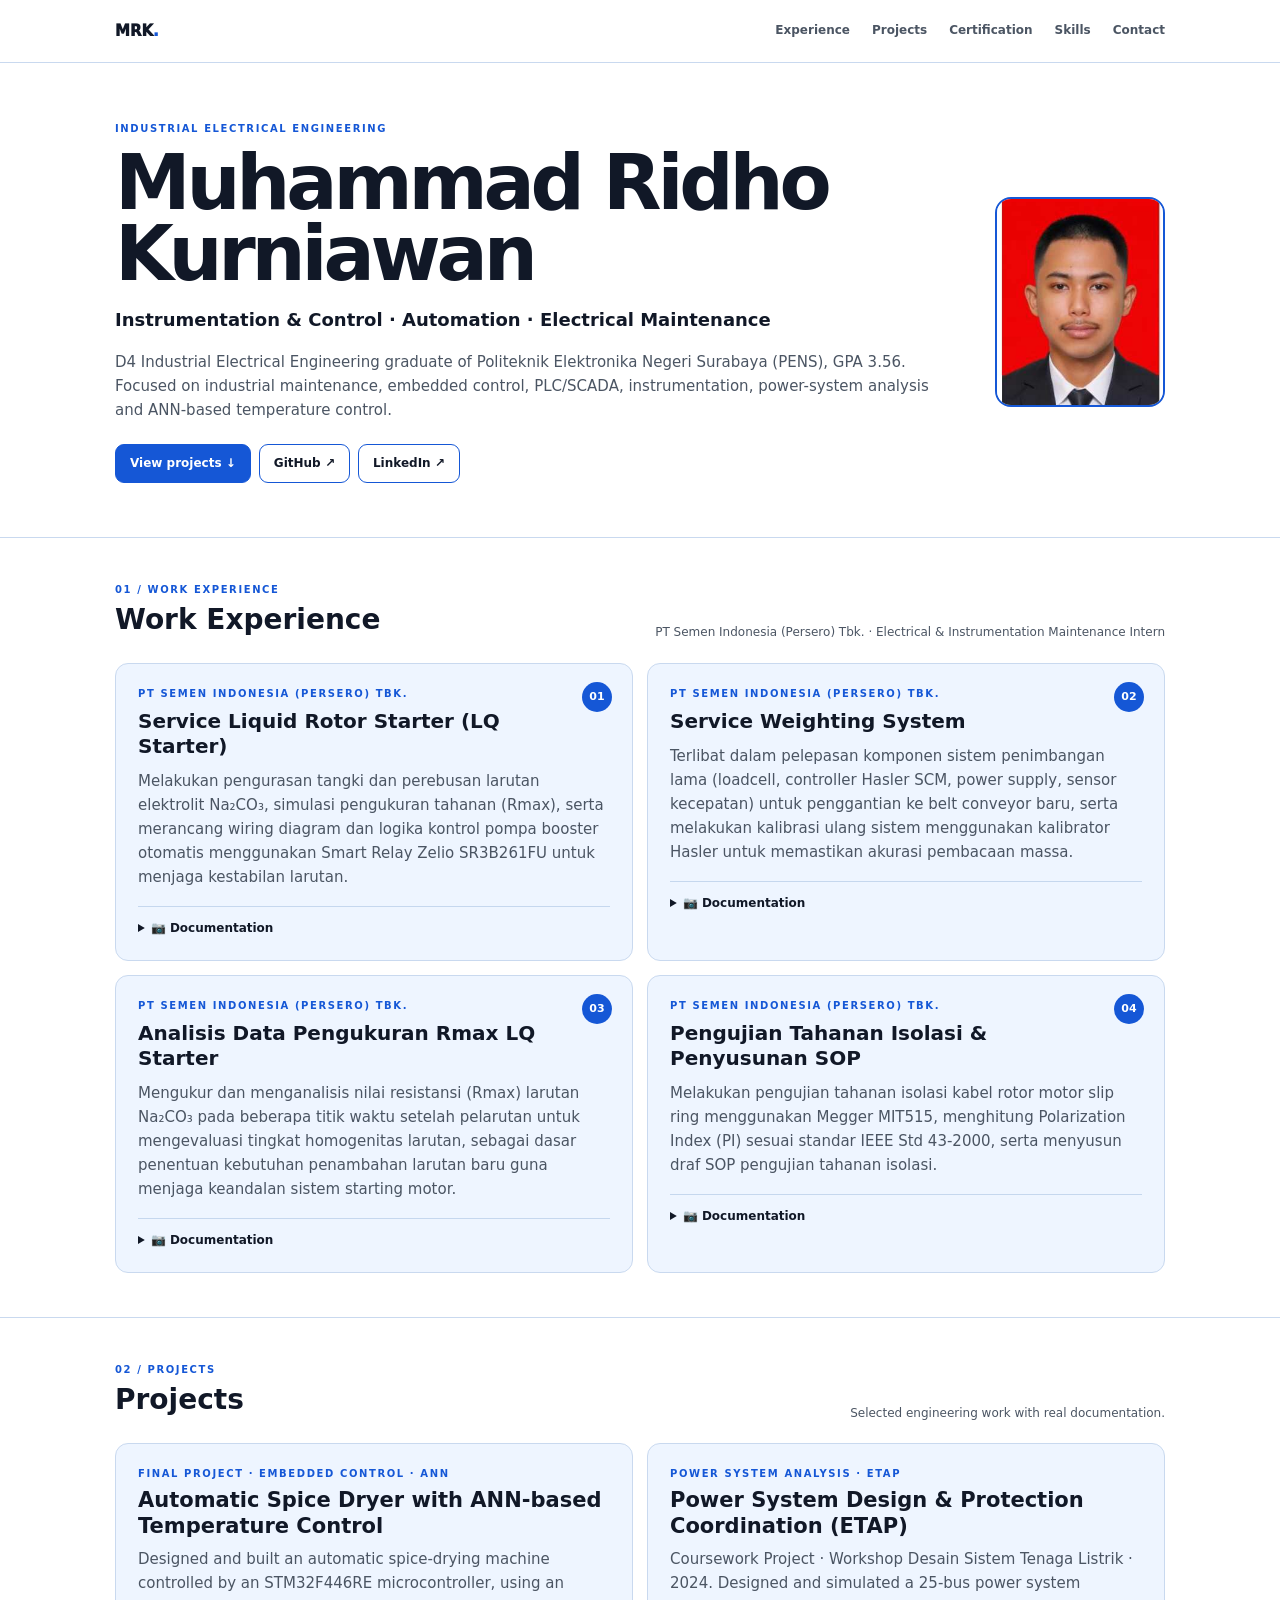
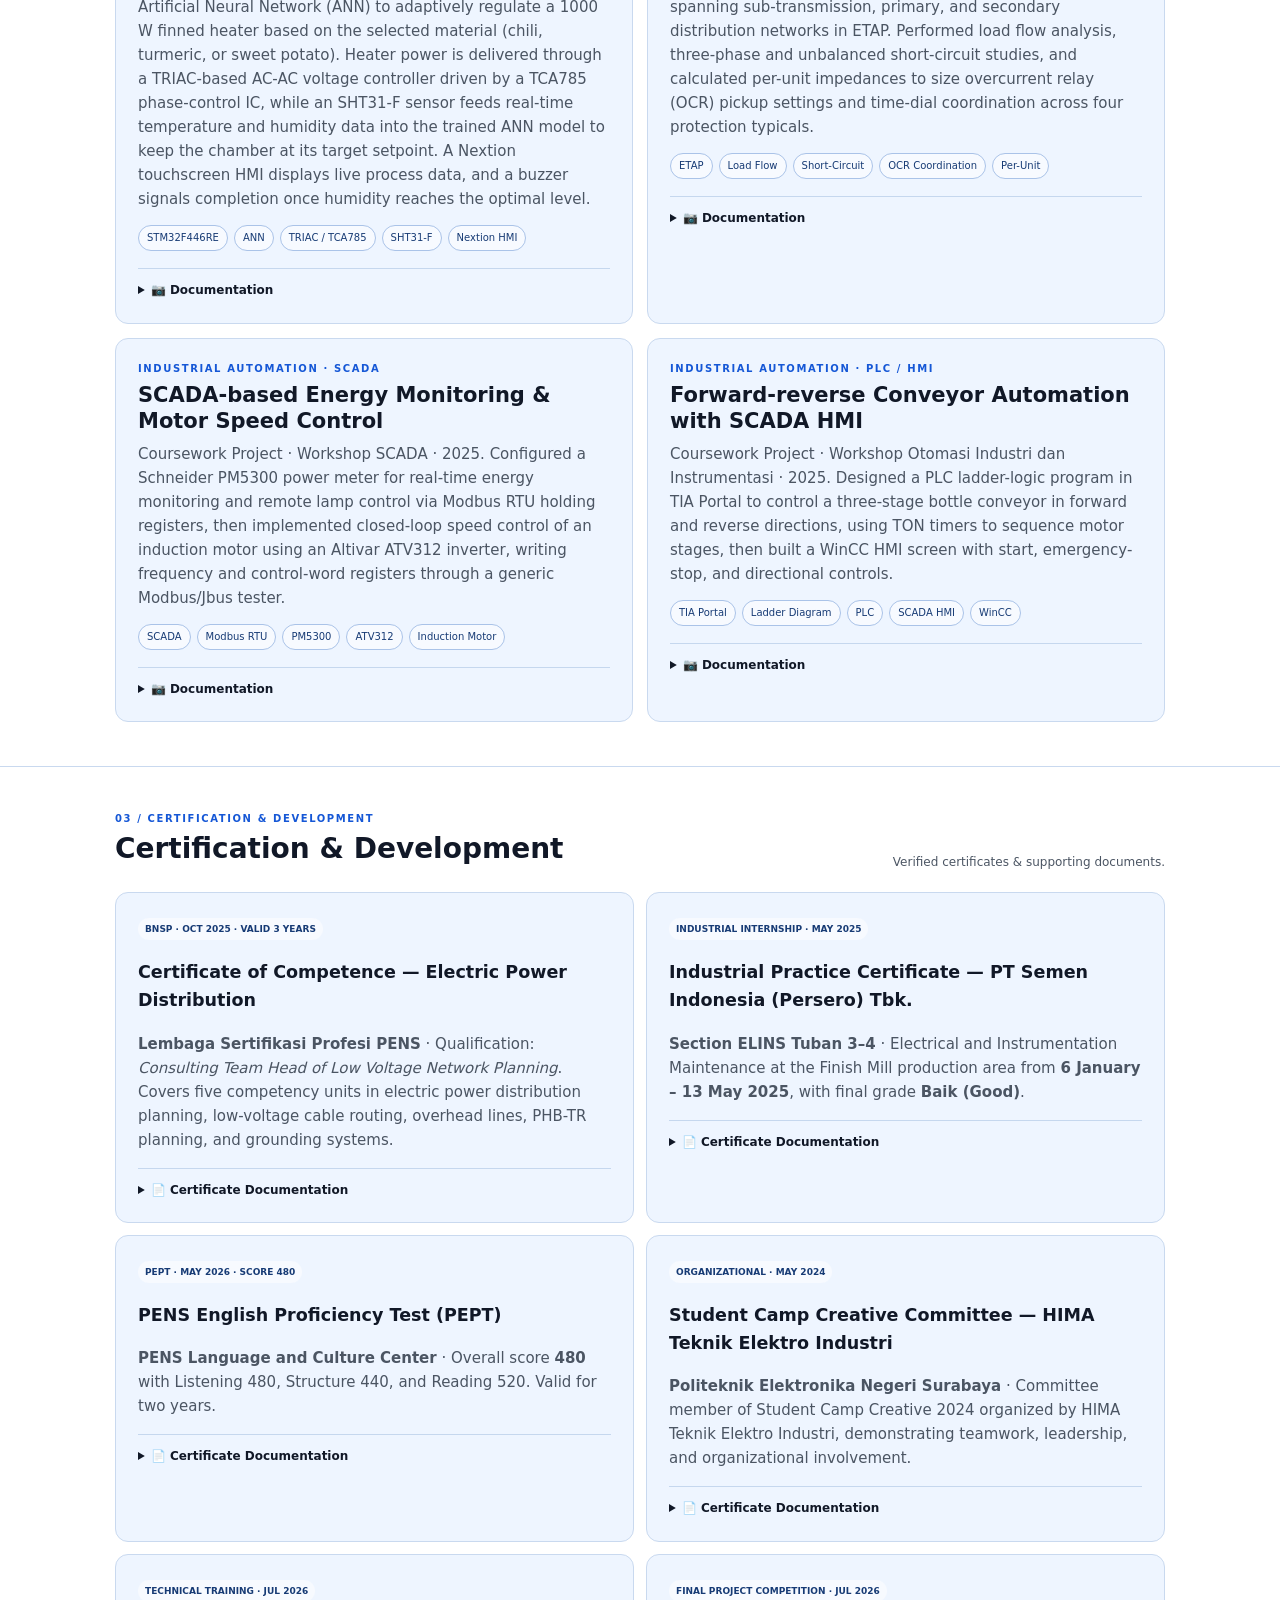
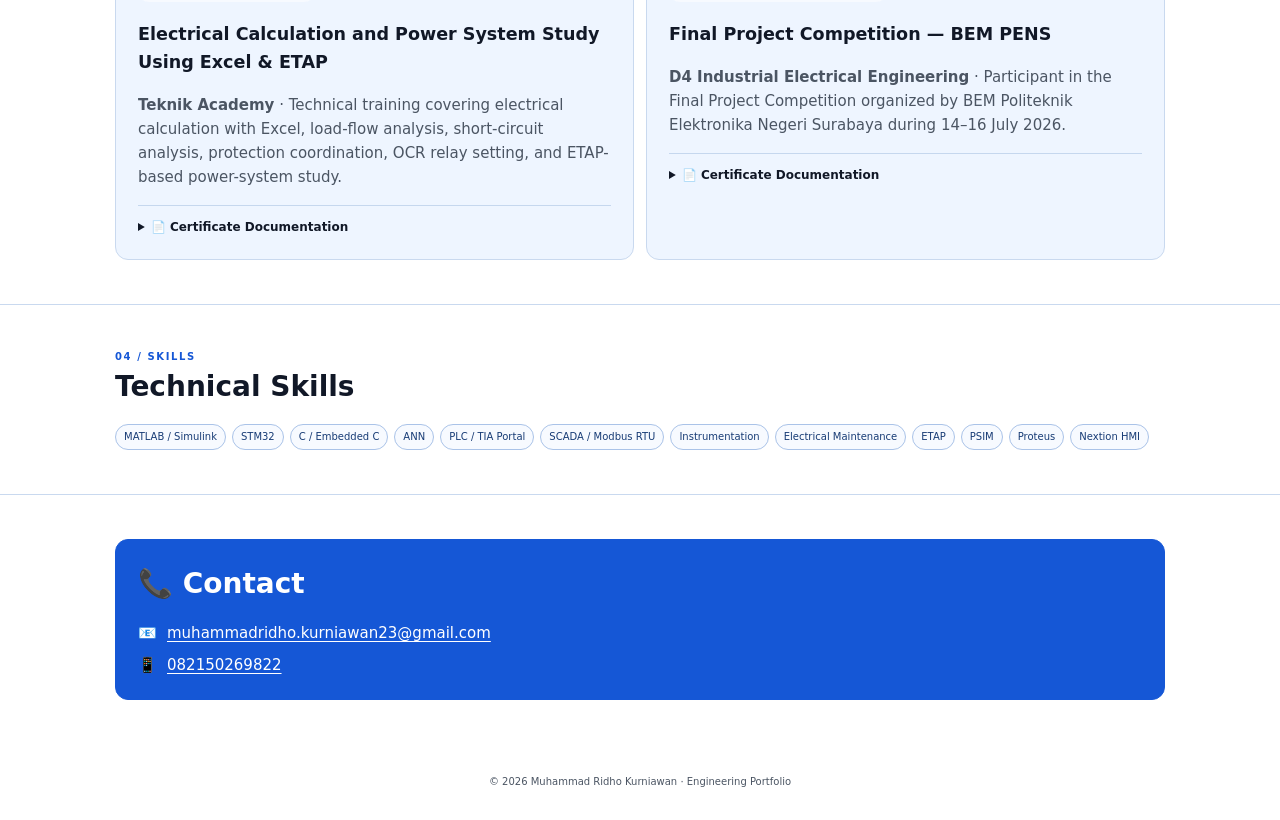
<file: index.html>
<!doctype html><html lang="id"><head><meta charset="utf-8"><meta name="viewport" content="width=device-width, initial-scale=1"><title>Muhammad Ridho Kurniawan | Engineering Portfolio</title><meta name="description" content="Portfolio Muhammad Ridho Kurniawan, D4 Teknik Elektro Industri PENS, GPA 3.56. Instrumentation & control, PLC/SCADA, embedded control, electrical maintenance."><link rel="icon" href="assets/favicon.svg" type="image/svg+xml"><link rel="stylesheet" href="style.css"></head><body><nav class="nav"><div class="wrap navin"><a class="brand" href="#top">MRK<i>.</i></a><div class="links"><a href="#experience">Experience</a><a href="#projects">Projects</a><a href="#certifications">Certification</a><a href="#skills">Skills</a><a href="#contact">Contact</a></div></div></nav><main id="top"><header class="hero"><div class="wrap hero-grid"><div><div class="kicker">Industrial Electrical Engineering</div><h1>Muhammad Ridho Kurniawan</h1><div class="role">Instrumentation & Control · Automation · Electrical Maintenance</div><p class="summary">D4 Industrial Electrical Engineering graduate of Politeknik Elektronika Negeri Surabaya (PENS), GPA 3.56. Focused on industrial maintenance, embedded control, PLC/SCADA, instrumentation, power-system analysis and ANN-based temperature control.</p><div class="actions"><a class="btn primary" href="#projects">View projects ↓</a><a class="btn" href="https://github.com/MuhammadRidhoKurniawan15" target="_blank" rel="noopener noreferrer">GitHub ↗</a><a class="btn" href="https://www.linkedin.com/in/muhammad-ridho-kurniawan" target="_blank" rel="noopener noreferrer">LinkedIn ↗</a></div></div><img class="portrait" src="assets/profile_exact_web.svg" alt="Muhammad Ridho Kurniawan — profile photo" width="170" height="210"></div></header><section id="experience"><div class="wrap"><div class="section-head"><div><div class="kicker">01 / Work Experience</div><h2>Work Experience</h2></div><div class="note">PT Semen Indonesia (Persero) Tbk. · Electrical & Instrumentation Maintenance Intern</div></div><div class="experience-grid"><article class="card exp-card"><div class="exp-num">01</div><div class="kicker">PT Semen Indonesia (Persero) Tbk.</div><h3>Service Liquid Rotor Starter (LQ Starter)</h3><p>Melakukan pengurasan tangki dan perebusan larutan elektrolit Na₂CO₃, simulasi pengukuran tahanan (Rmax), serta merancang wiring diagram dan logika kontrol pompa booster otomatis menggunakan Smart Relay Zelio SR3B261FU untuk menjaga kestabilan larutan.</p><details class="docs"><summary>📷 Documentation</summary><div class="doc-grid"><a href="assets/lq-starter.png" target="_blank"><img src="assets/lq-starter.png" alt="LQ Starter service documentation"><span>LQ Starter service</span></a></div></details></article><article class="card exp-card"><div class="exp-num">02</div><div class="kicker">PT Semen Indonesia (Persero) Tbk.</div><h3>Service Weighting System</h3><p>Terlibat dalam pelepasan komponen sistem penimbangan lama (loadcell, controller Hasler SCM, power supply, sensor kecepatan) untuk penggantian ke belt conveyor baru, serta melakukan kalibrasi ulang sistem menggunakan kalibrator Hasler untuk memastikan akurasi pembacaan massa.</p><details class="docs"><summary>📷 Documentation</summary><div class="doc-grid"><a href="assets/weighting-system.png" target="_blank"><img src="assets/weighting-system.png" alt="Weighting system service documentation"><span>Weighting system</span></a></div></details></article><article class="card exp-card"><div class="exp-num">03</div><div class="kicker">PT Semen Indonesia (Persero) Tbk.</div><h3>Analisis Data Pengukuran Rmax LQ Starter</h3><p>Mengukur dan menganalisis nilai resistansi (Rmax) larutan Na₂CO₃ pada beberapa titik waktu setelah pelarutan untuk mengevaluasi tingkat homogenitas larutan, sebagai dasar penentuan kebutuhan penambahan larutan baru guna menjaga keandalan sistem starting motor.</p><details class="docs"><summary>📷 Documentation</summary><div class="doc-grid"><a href="assets/rmax-analysis.png" target="_blank"><img src="assets/rmax-analysis.png" alt="Rmax analysis documentation"><span>Rmax analysis</span></a></div></details></article><article class="card exp-card"><div class="exp-num">04</div><div class="kicker">PT Semen Indonesia (Persero) Tbk.</div><h3>Pengujian Tahanan Isolasi & Penyusunan SOP</h3><p>Melakukan pengujian tahanan isolasi kabel rotor motor slip ring menggunakan Megger MIT515, menghitung Polarization Index (PI) sesuai standar IEEE Std 43-2000, serta menyusun draf SOP pengujian tahanan isolasi.</p><details class="docs"><summary>📷 Documentation</summary><div class="doc-grid"><a href="assets/insulation-sop.png" target="_blank"><img src="assets/insulation-sop.png" alt="Insulation testing and SOP documentation"><span>Megger test & SOP</span></a></div></details></article></div></div></section><section id="projects"><div class="wrap"><div class="section-head"><div><div class="kicker">02 / Projects</div><h2>Projects</h2></div><div class="note">Selected engineering work with real documentation.</div></div><div class="project-list"><article class="card project-card"><div class="kicker">Final Project · Embedded Control · ANN</div><h3>Automatic Spice Dryer with ANN-based Temperature Control</h3><p>Designed and built an automatic spice-drying machine controlled by an STM32F446RE microcontroller, using an Artificial Neural Network (ANN) to adaptively regulate a 1000 W finned heater based on the selected material (chili, turmeric, or sweet potato). Heater power is delivered through a TRIAC-based AC-AC voltage controller driven by a TCA785 phase-control IC, while an SHT31-F sensor feeds real-time temperature and humidity data into the trained ANN model to keep the chamber at its target setpoint. A Nextion touchscreen HMI displays live process data, and a buzzer signals completion once humidity reaches the optimal level.</p><div class="tags"><span class="tag">STM32F446RE</span><span class="tag">ANN</span><span class="tag">TRIAC / TCA785</span><span class="tag">SHT31-F</span><span class="tag">Nextion HMI</span></div><details class="project-doc"><summary>📷 Documentation</summary><div class="doc-grid"><a href="assets/dryer-hardware.png" target="_blank"><img src="assets/dryer-hardware.png" alt="Automatic spice dryer hardware"><span>Hardware prototype</span></a><a href="assets/dryer-graph.png" target="_blank"><img src="assets/dryer-graph.png" alt="Closed loop performance graph"><span>Closed-loop performance</span></a><a href="assets/dryer-testing.png" target="_blank"><img src="assets/dryer-testing.png" alt="Automatic spice dryer testing"><span>Real testing setup</span></a></div></details></article><article class="card project-card"><div class="kicker">Power System Analysis · ETAP</div><h3>Power System Design & Protection Coordination (ETAP)</h3><p>Coursework Project · Workshop Desain Sistem Tenaga Listrik · 2024. Designed and simulated a 25-bus power system spanning sub-transmission, primary, and secondary distribution networks in ETAP. Performed load flow analysis, three-phase and unbalanced short-circuit studies, and calculated per-unit impedances to size overcurrent relay (OCR) pickup settings and time-dial coordination across four protection typicals.</p><div class="tags"><span class="tag">ETAP</span><span class="tag">Load Flow</span><span class="tag">Short-Circuit</span><span class="tag">OCR Coordination</span><span class="tag">Per-Unit</span></div><details class="project-doc"><summary>📷 Documentation</summary><div class="doc-grid"><a href="assets/etap-network.png" target="_blank"><img src="assets/etap-network.png" alt="ETAP network study"><span>Network & analysis</span></a><a href="assets/etap-tcc.png" target="_blank"><img src="assets/etap-tcc.png" alt="ETAP protection coordination and TCC"><span>TCC & OCR coordination</span></a></div></details></article><article class="card project-card"><div class="kicker">Industrial Automation · SCADA</div><h3>SCADA-based Energy Monitoring & Motor Speed Control</h3><p>Coursework Project · Workshop SCADA · 2025. Configured a Schneider PM5300 power meter for real-time energy monitoring and remote lamp control via Modbus RTU holding registers, then implemented closed-loop speed control of an induction motor using an Altivar ATV312 inverter, writing frequency and control-word registers through a generic Modbus/Jbus tester.</p><div class="tags"><span class="tag">SCADA</span><span class="tag">Modbus RTU</span><span class="tag">PM5300</span><span class="tag">ATV312</span><span class="tag">Induction Motor</span></div><details class="project-doc"><summary>📷 Documentation</summary><div class="doc-grid"><a href="assets/scada-modbus.png" target="_blank"><img src="assets/scada-modbus.png" alt="SCADA and Modbus documentation"><span>SCADA / Modbus RTU</span></a></div></details></article><article class="card project-card"><div class="kicker">Industrial Automation · PLC / HMI</div><h3>Forward-reverse Conveyor Automation with SCADA HMI</h3><p>Coursework Project · Workshop Otomasi Industri dan Instrumentasi · 2025. Designed a PLC ladder-logic program in TIA Portal to control a three-stage bottle conveyor in forward and reverse directions, using TON timers to sequence motor stages, then built a WinCC HMI screen with start, emergency-stop, and directional controls.</p><div class="tags"><span class="tag">TIA Portal</span><span class="tag">Ladder Diagram</span><span class="tag">PLC</span><span class="tag">SCADA HMI</span><span class="tag">WinCC</span></div><details class="project-doc"><summary>📷 Documentation</summary><div class="doc-grid"><a href="assets/plc-conveyor.png" target="_blank"><img src="assets/plc-conveyor.png" alt="PLC conveyor ladder and HMI documentation"><span>Ladder + HMI</span></a><a href="assets/plc-testing.png" target="_blank"><img src="assets/plc-testing.png" alt="PLC testing documentation"><span>Testing</span></a></div></details></article></div></div></section><section id="certifications"><div class="wrap"><div class="section-head"><div><div class="kicker">03 / Certification & Development</div><h2>Certification & Development</h2></div><div class="note">Verified certificates & supporting documents.</div></div><div class="cert-list"><article class="card cert-card"><span class="cert-badge">BNSP · OCT 2025 · VALID 3 YEARS</span><h3>Certificate of Competence — Electric Power Distribution</h3><p><strong>Lembaga Sertifikasi Profesi PENS</strong> · Qualification: <em>Consulting Team Head of Low Voltage Network Planning</em>. Covers five competency units in electric power distribution planning, low-voltage cable routing, overhead lines, PHB-TR planning, and grounding systems.</p><details class="cert-doc"><summary>📄 Certificate Documentation</summary><div class="cert-media"><a href="assets/cert-bnsp.png" target="_blank" rel="noopener noreferrer"><img src="assets/cert-bnsp.png" alt="BNSP Certificate of Competence — Electric Power Distribution" loading="lazy"></a><div class="project-caption">Scanned original certificate · click image to enlarge</div></div></details></article><article class="card cert-card"><span class="cert-badge">INDUSTRIAL INTERNSHIP · MAY 2025</span><h3>Industrial Practice Certificate — PT Semen Indonesia (Persero) Tbk.</h3><p><strong>Section ELINS Tuban 3–4</strong> · Electrical and Instrumentation Maintenance at the Finish Mill production area from <strong>6 January – 13 May 2025</strong>, with final grade <strong>Baik (Good)</strong>.</p><details class="cert-doc"><summary>📄 Certificate Documentation</summary><div class="cert-media"><a href="assets/cert-internship.png" target="_blank" rel="noopener noreferrer"><img src="assets/cert-internship.png" alt="PT Semen Indonesia Industrial Practice Certificate" loading="lazy"></a><div class="project-caption">Industrial Practice Certificate · click image to enlarge</div></div></details></article><article class="card cert-card"><span class="cert-badge">PEPT · MAY 2026 · SCORE 480</span><h3>PENS English Proficiency Test (PEPT)</h3><p><strong>PENS Language and Culture Center</strong> · Overall score <strong>480</strong> with Listening 480, Structure 440, and Reading 520. Valid for two years.</p><details class="cert-doc"><summary>📄 Certificate Documentation</summary><div class="cert-media"><a href="assets/cert-pept.png" target="_blank" rel="noopener noreferrer"><img src="assets/cert-pept.png" alt="PENS English Proficiency Test Certificate" loading="lazy"></a><div class="project-caption">PEPT Certificate of Achievement · click image to enlarge</div></div></details></article><article class="card cert-card"><span class="cert-badge">ORGANIZATIONAL · MAY 2024</span><h3>Student Camp Creative Committee — HIMA Teknik Elektro Industri</h3><p><strong>Politeknik Elektronika Negeri Surabaya</strong> · Committee member of Student Camp Creative 2024 organized by HIMA Teknik Elektro Industri, demonstrating teamwork, leadership, and organizational involvement.</p><details class="cert-doc"><summary>📄 Certificate Documentation</summary><div class="cert-media"><a href="assets/cert-studentcamp.png" target="_blank" rel="noopener noreferrer"><img src="assets/cert-studentcamp.png" alt="HIMA Teknik Elektro Industri Student Camp Creative Certificate" loading="lazy"></a><div class="project-caption">Student Camp Creative Certificate · click image to enlarge</div></div></details></article><article class="card cert-card"><span class="cert-badge">TECHNICAL TRAINING · JUL 2026</span><h3>Electrical Calculation and Power System Study Using Excel &amp; ETAP</h3><p><strong>Teknik Academy</strong> · Technical training covering electrical calculation with Excel, load-flow analysis, short-circuit analysis, protection coordination, OCR relay setting, and ETAP-based power-system study.</p><details class="cert-doc"><summary>📄 Certificate Documentation</summary><div class="cert-media"><a href="assets/cert-etap-excel.png" target="_blank" rel="noopener noreferrer"><img src="assets/cert-etap-excel.png" alt="Electrical Calculation and Power System Study Using Excel and ETAP Certificate" loading="lazy"></a><div class="project-caption">Teknik Academy ETAP &amp; Excel Certificate · click image to enlarge</div></div></details></article><article class="card cert-card"><span class="cert-badge">FINAL PROJECT COMPETITION · JUL 2026</span><h3>Final Project Competition — BEM PENS</h3><p><strong>D4 Industrial Electrical Engineering</strong> · Participant in the Final Project Competition organized by BEM Politeknik Elektronika Negeri Surabaya during 14–16 July 2026.</p><details class="cert-doc"><summary>📄 Certificate Documentation</summary><div class="cert-media"><a href="assets/cert_fpc.svg" target="_blank" rel="noopener noreferrer"><img src="assets/cert_fpc.svg" alt="Final Project Competition Certificate" loading="lazy"></a><div class="project-caption">Final Project Competition Certificate · click image to enlarge</div></div></details></article></div></div></section><section id="skills"><div class="wrap"><div class="kicker">04 / Skills</div><h2>Technical Skills</h2><div class="skills"><span class="skill">MATLAB / Simulink</span><span class="skill">STM32</span><span class="skill">C / Embedded C</span><span class="skill">ANN</span><span class="skill">PLC / TIA Portal</span><span class="skill">SCADA / Modbus RTU</span><span class="skill">Instrumentation</span><span class="skill">Electrical Maintenance</span><span class="skill">ETAP</span><span class="skill">PSIM</span><span class="skill">Proteus</span><span class="skill">Nextion HMI</span></div></div></section><section id="contact"><div class="wrap"><div class="card contact"><h2>📞 Contact</h2><div class="contact-list"><div class="contact-item">📧 <a href="mailto:muhammadridho.kurniawan23@gmail.com">muhammadridho.kurniawan23@gmail.com</a></div><div class="contact-item">📱 <a href="https://wa.me/6282150269822" target="_blank" rel="noopener noreferrer">082150269822</a></div></div></div></div></section></main><footer>© 2026 Muhammad Ridho Kurniawan · Engineering Portfolio</footer></body></html>
</file>
<file: style.css>
/* ==========================================================================
   Muhammad Ridho Kurniawan — Engineering Portfolio
   Stylesheet extracted from inline <style> for maintainability.
   Design identity preserved: light theme, blue accent (#1557d6), rounded cards.
   ========================================================================== */

/* ---- Design tokens ------------------------------------------------------ */
:root {
  --bg: #fff;
  --card: #eef5ff;
  --line: #c9d9ef;
  --blue: #1557d6;
  --text: #111827;
  --muted: #4b5563;
  --max: 1050px;

  /* derived tokens reused across components */
  --tag-border: #aac3e8;
  --tag-bg: #f7faff;
  --tag-text: #173b75;
  --doc-border: #b8cce8;
  --doc-line: #c5d7ee;
}

/* Dark theme — same hues, inverted for contrast. Toggled via [data-theme="dark"] on <html>. */
:root[data-theme="dark"] {
  --bg: #0e1420;
  --card: #161f30;
  --line: #2a3650;
  --blue: #5b9bff;
  --text: #e8ecf5;
  --muted: #a3adc2;

  --tag-border: #35476b;
  --tag-bg: #101828;
  --tag-text: #bcd3ff;
  --doc-border: #35476b;
  --doc-line: #2a3650;
}

/* ---- Reset / base -------------------------------------------------------- */
* { box-sizing: border-box; }

html {
  scroll-behavior: smooth;
  scroll-padding-top: 64px;
}

@media (prefers-reduced-motion: reduce) {
  html { scroll-behavior: auto; }
  * { animation-duration: 0.01ms !important; transition-duration: 0.01ms !important; }
}

body {
  margin: 0;
  background: var(--bg);
  color: var(--text);
  font: 15px/1.6 system-ui, -apple-system, "Segoe UI", Arial, sans-serif;
  transition: background-color .2s ease, color .2s ease;
}

a { color: inherit; text-decoration: none; }

img { max-width: 100%; }

.wrap {
  width: min(var(--max), calc(100% - 34px));
  margin: auto;
}

/* Visible only when focused — required for keyboard/screen-reader users */
.skip-link {
  position: absolute;
  left: 12px;
  top: -60px;
  z-index: 100;
  background: var(--blue);
  color: #fff;
  padding: 10px 16px;
  border-radius: 8px;
  font-weight: 800;
  font-size: 13px;
  transition: top .2s ease;
}
.skip-link:focus {
  top: 12px;
}

/* Consistent, visible keyboard focus across interactive elements */
a:focus-visible,
button:focus-visible,
summary:focus-visible {
  outline: 3px solid var(--blue);
  outline-offset: 2px;
  border-radius: 4px;
}

/* ---- Nav ------------------------------------------------------------------ */
.nav {
  position: sticky;
  top: 0;
  z-index: 20;
  background: var(--bg);
  border-bottom: 1px solid var(--line);
}

.navin {
  height: 62px;
  display: flex;
  align-items: center;
  justify-content: space-between;
  gap: 12px;
}

.brand { font-weight: 950; }
.brand i { color: var(--blue); font-style: normal; }

.links { display: flex; gap: 22px; align-items: center; }
.links a { font-size: 12px; font-weight: 750; color: var(--muted); }
.links a:hover { color: var(--blue); }
.links a[aria-current="page"] { color: var(--blue); }

/* Theme toggle button */
.theme-toggle {
  border: 1px solid var(--line);
  background: var(--card);
  color: var(--text);
  width: 32px;
  height: 32px;
  border-radius: 8px;
  display: grid;
  place-items: center;
  cursor: pointer;
  font-size: 15px;
  line-height: 1;
}
.theme-toggle:hover { border-color: var(--blue); }

/* ---- Hero ------------------------------------------------------------------ */
.hero { padding: 58px 0 54px; }

.hero-grid {
  display: grid;
  grid-template-columns: 1fr 170px;
  gap: 46px;
  align-items: center;
}

.kicker {
  font-size: 10px;
  letter-spacing: .16em;
  text-transform: uppercase;
  color: var(--blue);
  font-weight: 900;
}

h1 {
  font-size: clamp(48px, 7vw, 76px);
  line-height: .94;
  letter-spacing: -.055em;
  margin: 10px 0 16px;
}

.role { font-size: 18px; font-weight: 650; }
.summary, p { color: var(--muted); }

.portrait {
  width: 170px;
  height: 210px;
  object-fit: cover;
  border-radius: 16px;
  border: 2px solid var(--blue);
}

.actions {
  display: flex;
  gap: 8px;
  flex-wrap: wrap;
  margin-top: 22px;
}

.btn {
  padding: 9px 14px;
  border: 1px solid var(--blue);
  border-radius: 9px;
  font-size: 12px;
  font-weight: 850;
  display: inline-block;
}
.primary { background: var(--blue); color: #fff; }

/* ---- Sections --------------------------------------------------------------- */
section {
  border-top: 1px solid var(--line);
  padding: 44px 0;
}

.section-head {
  display: flex;
  justify-content: space-between;
  align-items: end;
  margin-bottom: 20px;
}

h2 { font-size: 28px; margin: 0; }
.note { color: var(--muted); font-size: 12px; text-align: right; }

.card {
  background: var(--card);
  border: 1px solid var(--line);
  border-radius: 13px;
  padding: 22px;
}

/* ---- Experience ------------------------------------------------------------- */
.experience-grid {
  display: grid;
  grid-template-columns: 1fr 1fr;
  gap: 14px;
}

.exp-card { position: relative; }

.exp-num {
  position: absolute;
  right: 20px;
  top: 18px;
  width: 30px;
  height: 30px;
  border-radius: 50%;
  background: var(--blue);
  color: #fff;
  display: grid;
  place-items: center;
  font-size: 11px;
  font-weight: 900;
}

.exp-card h3 { font-size: 20px; line-height: 1.25; margin: 7px 42px 10px 0; }
.exp-card p { margin: 0; }

.docs { margin-top: 17px; border-top: 1px solid var(--doc-line); padding-top: 12px; }
.docs summary { cursor: pointer; font-size: 12px; font-weight: 900; }
.docs summary:hover { color: var(--blue); }

.doc-single { margin-top: 12px; }
.doc-single a {
  display: block;
  border: 1px solid var(--doc-border);
  border-radius: 9px;
  overflow: hidden;
  background: var(--bg);
}
.doc-single img { width: 100%; height: 135px; display: block; object-fit: cover; cursor: zoom-in; }

/* ---- Projects ----------------------------------------------------------------- */
.project-list {
  display: grid;
  grid-template-columns: 1fr 1fr;
  gap: 14px;
}

.project-card h3 { font-size: 21px; line-height: 1.25; margin: 5px 0 8px; }
.project-card p { margin: 0; }

.tags, .skills { display: flex; flex-wrap: wrap; gap: 6px; margin-top: 14px; }
.tag, .skill {
  font-size: 10px;
  border: 1px solid var(--tag-border);
  border-radius: 999px;
  padding: 4px 8px;
  color: var(--tag-text);
  background: var(--tag-bg);
}

.project-doc { margin-top: 17px; border-top: 1px solid var(--doc-line); padding-top: 12px; }
.project-doc summary { cursor: pointer; font-size: 12px; font-weight: 900; }
.project-doc summary:hover { color: var(--blue); }

.project-image { margin-top: 11px; }
.project-image a {
  display: block;
  border: 1px solid var(--doc-border);
  border-radius: 9px;
  overflow: hidden;
  background: var(--bg);
}
.project-image img { width: 100%; height: 155px; display: block; object-fit: cover; cursor: zoom-in; }
.project-caption { padding: 7px 9px; font-size: 10px; font-weight: 800; color: var(--tag-text); }

/* ---- Certifications ------------------------------------------------------------ */
.cert-list { display: grid; grid-template-columns: 1fr 1fr; gap: 12px; }

.cert-badge {
  font-size: 9px;
  font-weight: 900;
  color: var(--tag-text);
  background: var(--tag-bg);
  padding: 4px 7px;
  border-radius: 999px;
  display: inline-block;
}

.cert-doc { margin-top: 16px; border-top: 1px solid var(--doc-line); padding-top: 12px; }
.cert-doc summary { cursor: pointer; font-size: 12px; font-weight: 900; }
.cert-doc summary:hover { color: var(--blue); }
.cert-doc img {
  width: 100%;
  height: 220px;
  display: block;
  object-fit: contain;
  background: var(--bg);
  border: 1px solid var(--doc-border);
  border-radius: 9px;
  cursor: zoom-in;
}
.cert-meta { font-size: 11px; color: var(--muted); margin-top: 8px; }

/* ---- Contact ------------------------------------------------------------------- */
.contact {
  background: var(--blue);
  color: #fff;
  border-color: var(--blue);
  display: block;
}
.contact p { color: #dce9ff; }

.contact-list { display: grid; gap: 8px; margin-top: 14px; }
.contact-item { display: flex; align-items: center; gap: 10px; font-size: 15px; }
.contact-item a { text-decoration: underline; text-underline-offset: 3px; }
.contact-item a:hover { opacity: .8; }
.contact-icon { width: 24px; text-align: center; }

.contact .btn { margin-top: 16px; border-color: #fff; }
.contact .primary { background: #fff; color: var(--blue); }

footer { padding: 30px; text-align: center; color: var(--muted); font-size: 10px; }

/* ---- Responsive ------------------------------------------------------------------ */
@media (max-width: 800px) {
  .hero-grid, .experience-grid, .cert-list, .project-list {
    grid-template-columns: 1fr;
  }
  .portrait { width: 125px; height: 155px; }
  .section-head { display: block; }
  .note { text-align: left; margin-top: 7px; }
}

@media (max-width: 560px) {
  .links { gap: 11px; }
  .links a { font-size: 10px; }
  .contact { display: block; }
}
</file>
